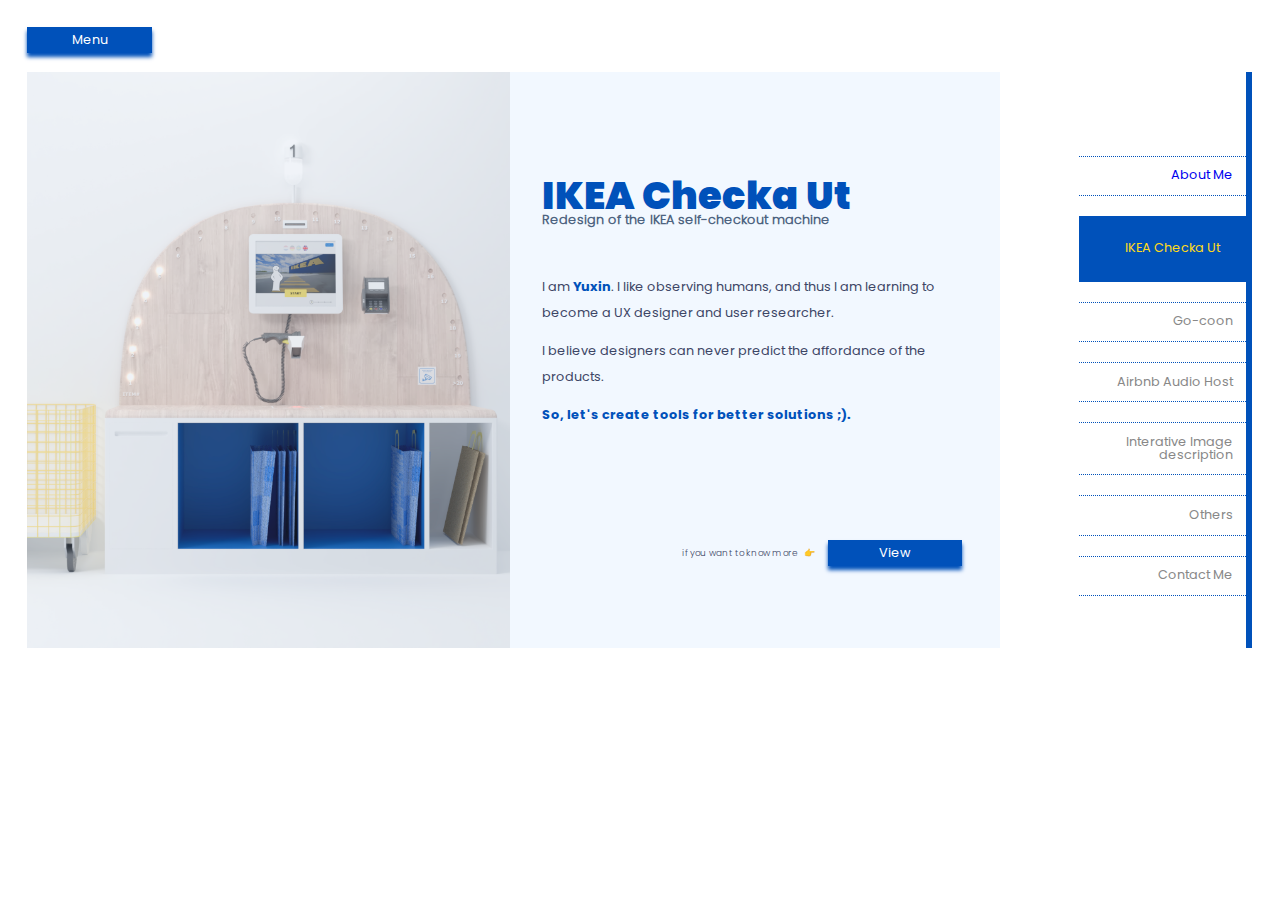
<file: ikea_preview.html>
<!DOCTYPE html>
<html>

<head>
    <meta charset="utf-8">
    <link rel="icon" href="./image/icon.ico" type="image/x-icon" />
    <style>
        @font-face {
            font-family: 'P_black';
            src: url('../font/Poppins-Black.ttf');
        }
        
        @font-face {
            font-family: 'P_light';
            src: url('../font/Poppins-Light.ttf');
        }
        
        @font-face {
            font-family: 'P_regular';
            src: url('../font/Poppins-Regular.ttf');
        }
        
        @font-face {
            font-family: 'P_bold';
            src: url('../font/Poppins-Bold.ttf');
        }
        
        @font-face {
            font-family: 'P_ltalic';
            src: url('../font/Poppins-LightItalic.ttf');
        }
    </style>
    <link rel="stylesheet" href="./CSS/ikea_preview.css" type="text/css" />

    <title>Yuxin want to find a job</title>

</head>


<body id="content">
    <header>
        <div id="menu_button_container">
            <p id="menu_button" class="button">Menu</p>
        </div>
    </header>

    <main id="content_container">

        <div id="left_container" class="left">

            <img src="./image/ikea/title_Page.png" alt="IKEA self_checkout machine redesign" id="ikea_preview_img" class="left">

        </div>

        <div id="right_container">
            <article>
                <h1 class="profile"> IKEA Checka Ut</h1>
                <h2 class="profile" id="subtitle"> Redesign of the IKEA self-checkout machine </h2>

                <p class="profile"> I am <em>Yuxin</em>. I like observing humans, and thus I am learning to become a UX designer and user researcher. </p>
                <p class="profile"> I believe designers can never predict the affordance of the products.
                </p>
                <p><em>So, let's create tools for better solutions ;).</em></p>
                <p class="profile"> </p>
            </article>
            <div id="profile_details_container" class="details_container">
                <p class="details_intro" id="profile_detail_intro"> if you want to know more &nbsp 👉</p>
                <p id="profile_detail_button" class="button">View</p>
            </div>

        </div>


    </main>
    <nav>
        <div id="main_works_container">
            <ul>
                <li class="nav_item"><a href="index.html">About Me</a></li>

                <li id="ikea_list">IKEA Checka Ut</li>
                <li class="nav_item">Go-coon</li>
                <li class="nav_item">Airbnb Audio Host</li>
                <li class="nav_item">Interative Image description</li>
                <li class="nav_item">Others</li>
                <li class="nav_item">Contact Me</li>
            </ul>
        </div>

    </nav>

</body>






</html>
</file>
<file: CSS/ikea_preview.css>
body {
    display: grid;
    grid-template-columns: 80fr 20fr;
    grid-template-rows: 10fr 90fr;
    grid-template-areas: "header header" "main nav";
    justify-content: flex-start;
}

h1 {
    font-family: P_black;
    font-size: 3vw;
    font-style: normal;
    color: #0051BA;
}

h2 {
    font-family: P_light;
    font-size: 1vw;
    font-style: normal;
    color: #4D6380;
}

p {
    font-family: P_regular;
    font-size: 1vw;
    line-height: 2vw;
    color: #3D4666;
}

em {
    font-family: P_bold;
    font-style: normal;
    font-size: 1vw;
    line-height: 2vw;
    color: #0051BA;
}

.button {
    display: flex;
    align-items: center;
    justify-content: center;
    background: #0051BA;
    box-shadow: 0px 4px 4px #0051BA;
    color: white;
}

.details_intro {
    font-family: P_light;
    font-style: normal;
    font-size: 0.7vw;
    line-height: 1vw;
}

header {
    grid-area: header;
    justify-content: center;
}

main {
    grid-area: main;
    background: #F2F8FF;
}

nav {
    grid-area: nav;
    display: flex;
    flex-direction: column;
    justify-content: center;
    margin: 0px 20px 0px 20px;
    height: 100%;
    border-right: 0.5vw solid #0051BA;
}

ul {
    height: 100%;
    display: flex;
    flex-direction: column;
    justify-content: space-around;
    list-style: none;
}

a {
    text-decoration: none;
}

a:hover {
    text-decoration: none;
}

a:visited {
    text-decoration: none;
}

a:visited:hover {
    text-decoration: none;
}


/*--------------------- content of the header---------------- */

#menu_button_container {
    display: block;
    margin: 1.5vw;
}

#menu_button {
    max-width: 6vw;
    min-width: 125px;
}


/*--------------------- content of the body---------------- */

#content_container {
    display: grid;
    flex-direction: row;
    grid-template-columns: 1fr 1fr;
    grid-template-areas: "left right";
    grid-gap: 0.5vw;
    margin: 0vw 1.5vw 0vw 1.5vw;
}


/*--------------------- content of left body---------------- */

#left_container {
    grid-area: left;
    display: flex;
    flex-direction: row;
    align-items: center;
    justify-content: center;
}

#ikea_preview_img {
    object-fit: cover;
    width: 100%;
    height: 100%;
}


/*--------------------- content of right body---------------- */

#right_container {
    display: flex;
    flex-direction: column;
    align-items: center;
    justify-content: space-around;
    min-width: 300px;
    height: auto;
    padding: 2vw;
}

article {}

#subtitle {
    margin-top: -3vw;
    margin-bottom: 5vh;
}

#profile_details_container {
    display: flex;
    flex-direction: row;
    align-items: center;
    justify-content: flex-end;
    width: 100%;
}

#profile_detail_button {
    max-width: 8vw;
    min-width: 134px;
    margin: 1em;
}


/*--------------------- content of the nav---------------- */

#main_works_container {
    height: 80%;
    padding: 1vw 0vw 1vw 0vw;
}

.nav_item {
    font-family: P_regular;
    font-size: 1vw;
    line-height: 1vw;
    text-align: right;
    color: #888888;
    padding: 1vw;
    border-top: 0.5px dotted #0051BA;
    border-bottom: 0.5px dotted #0051BA;
}

.nav_item:hover {
    font-family: P_bold;
    font-size: 1.2vw;
    line-height: 1.2vw;
    padding: 1.2vw;
    text-align: right;
    color: #0051BA;
    background-color: white;
    border-style: none;
    box-shadow: 0px 0px 5px #0051BA;
}

#ikea_list {
    font-family: P_regular;
    font-size: 1vw;
    line-height: 1vw;
    text-align: right;
    color: #FFDA1A;
    background-color: #0051BA;
    padding: 2vw;
    border-top: 0.5px dotted #0051BA;
    border-bottom: 0.5px dotted #0051BA;
}
</file>
